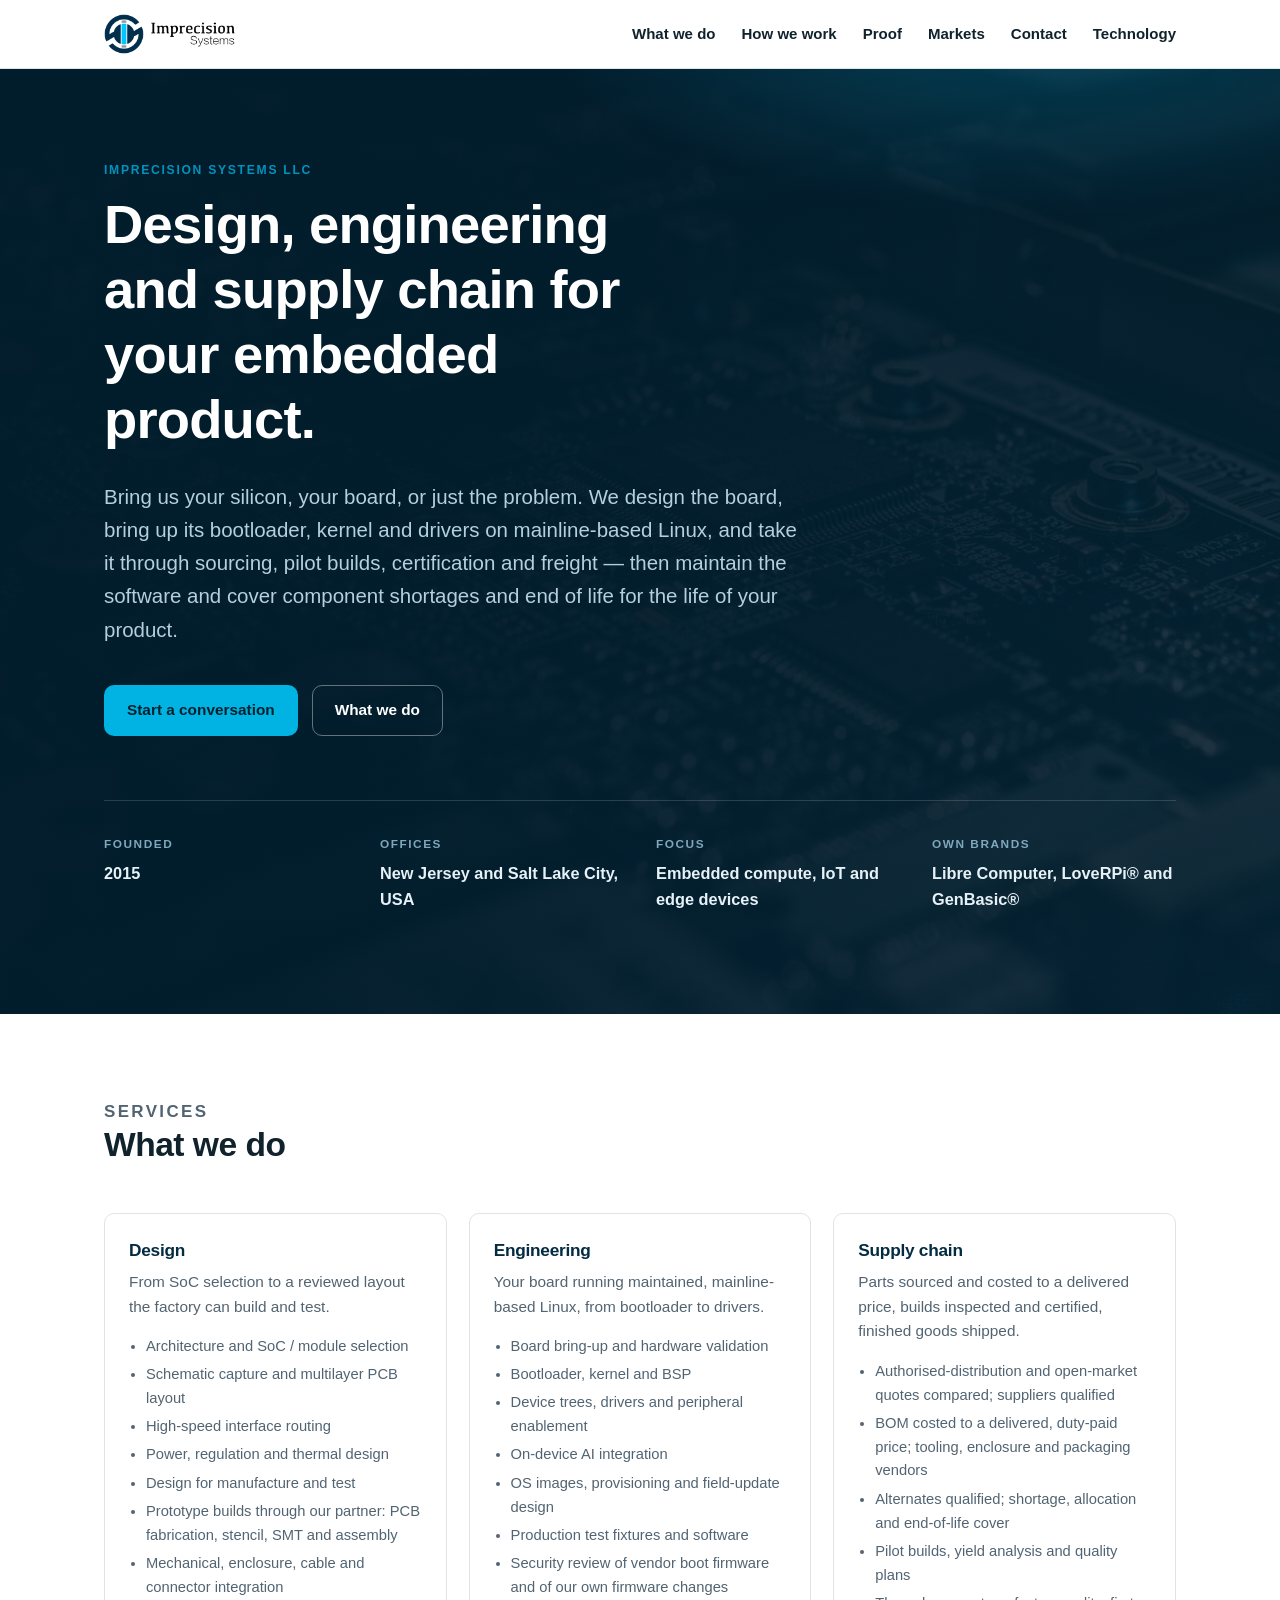
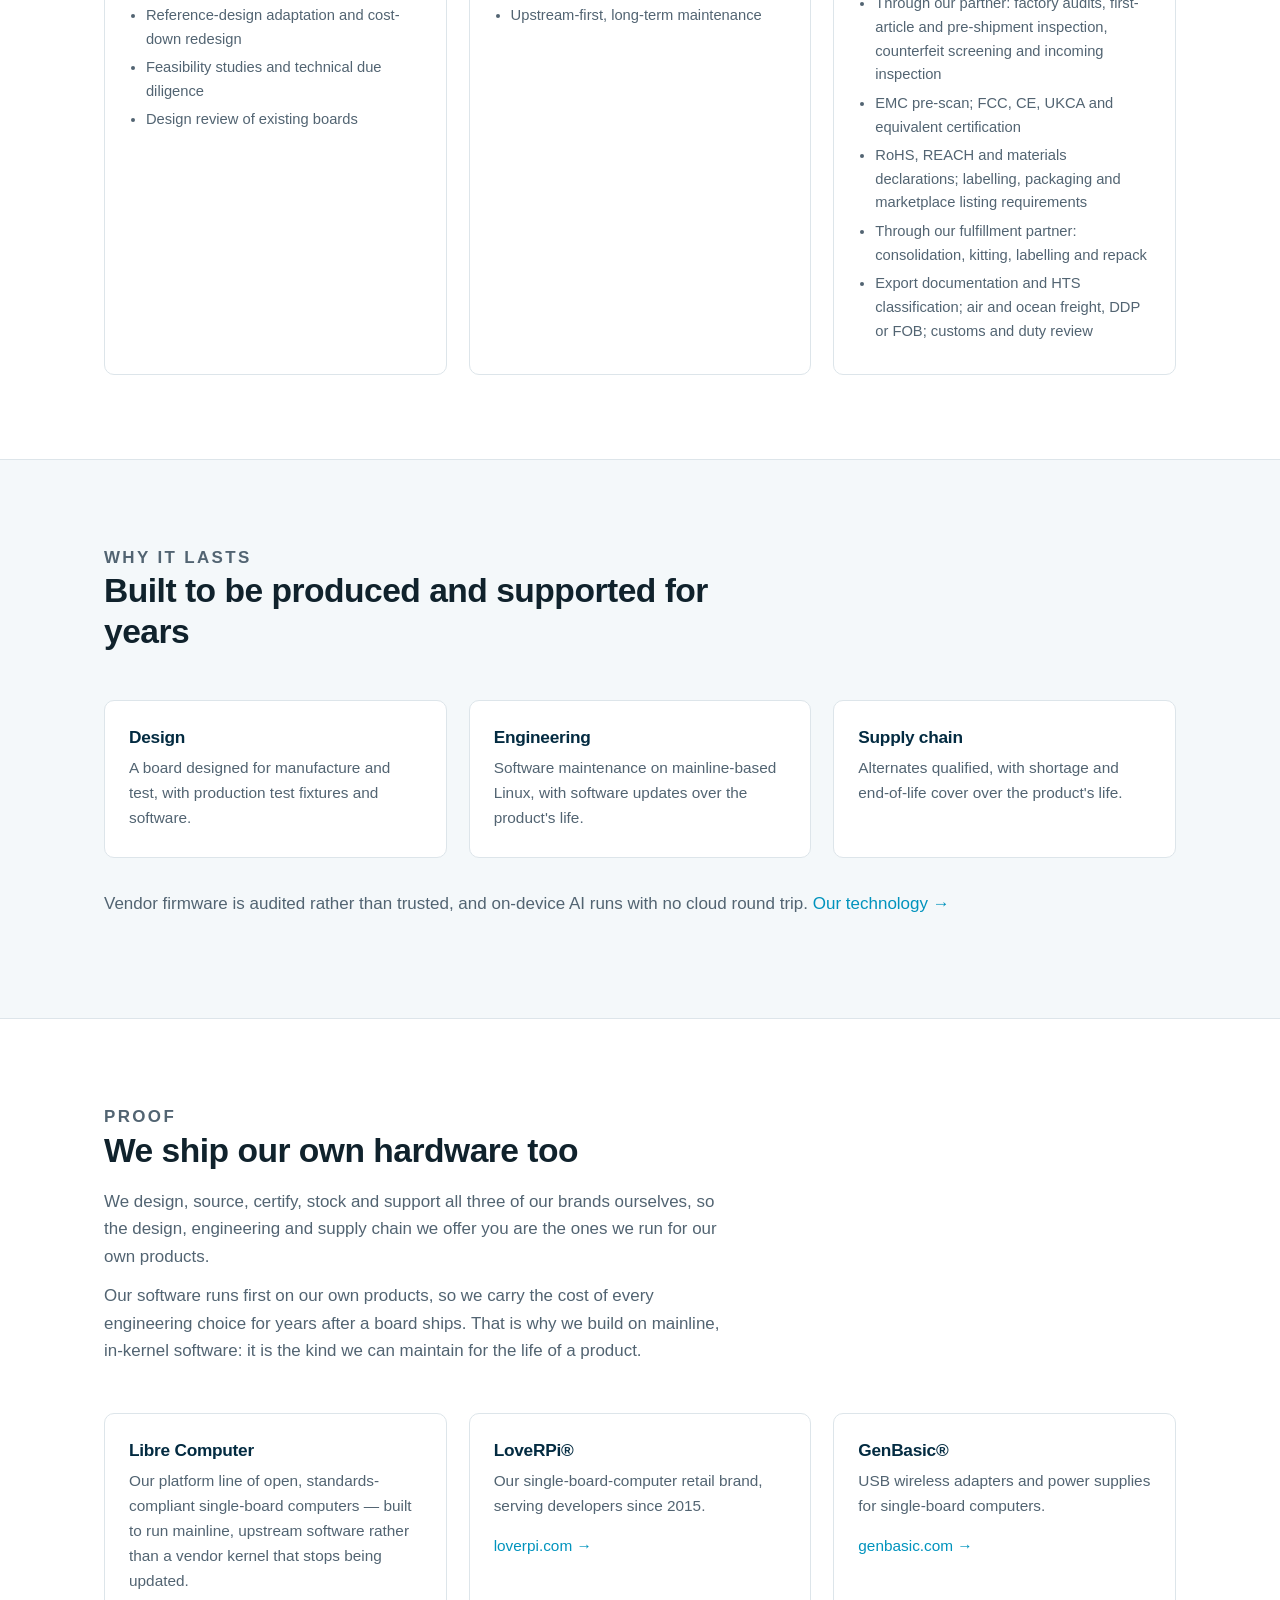
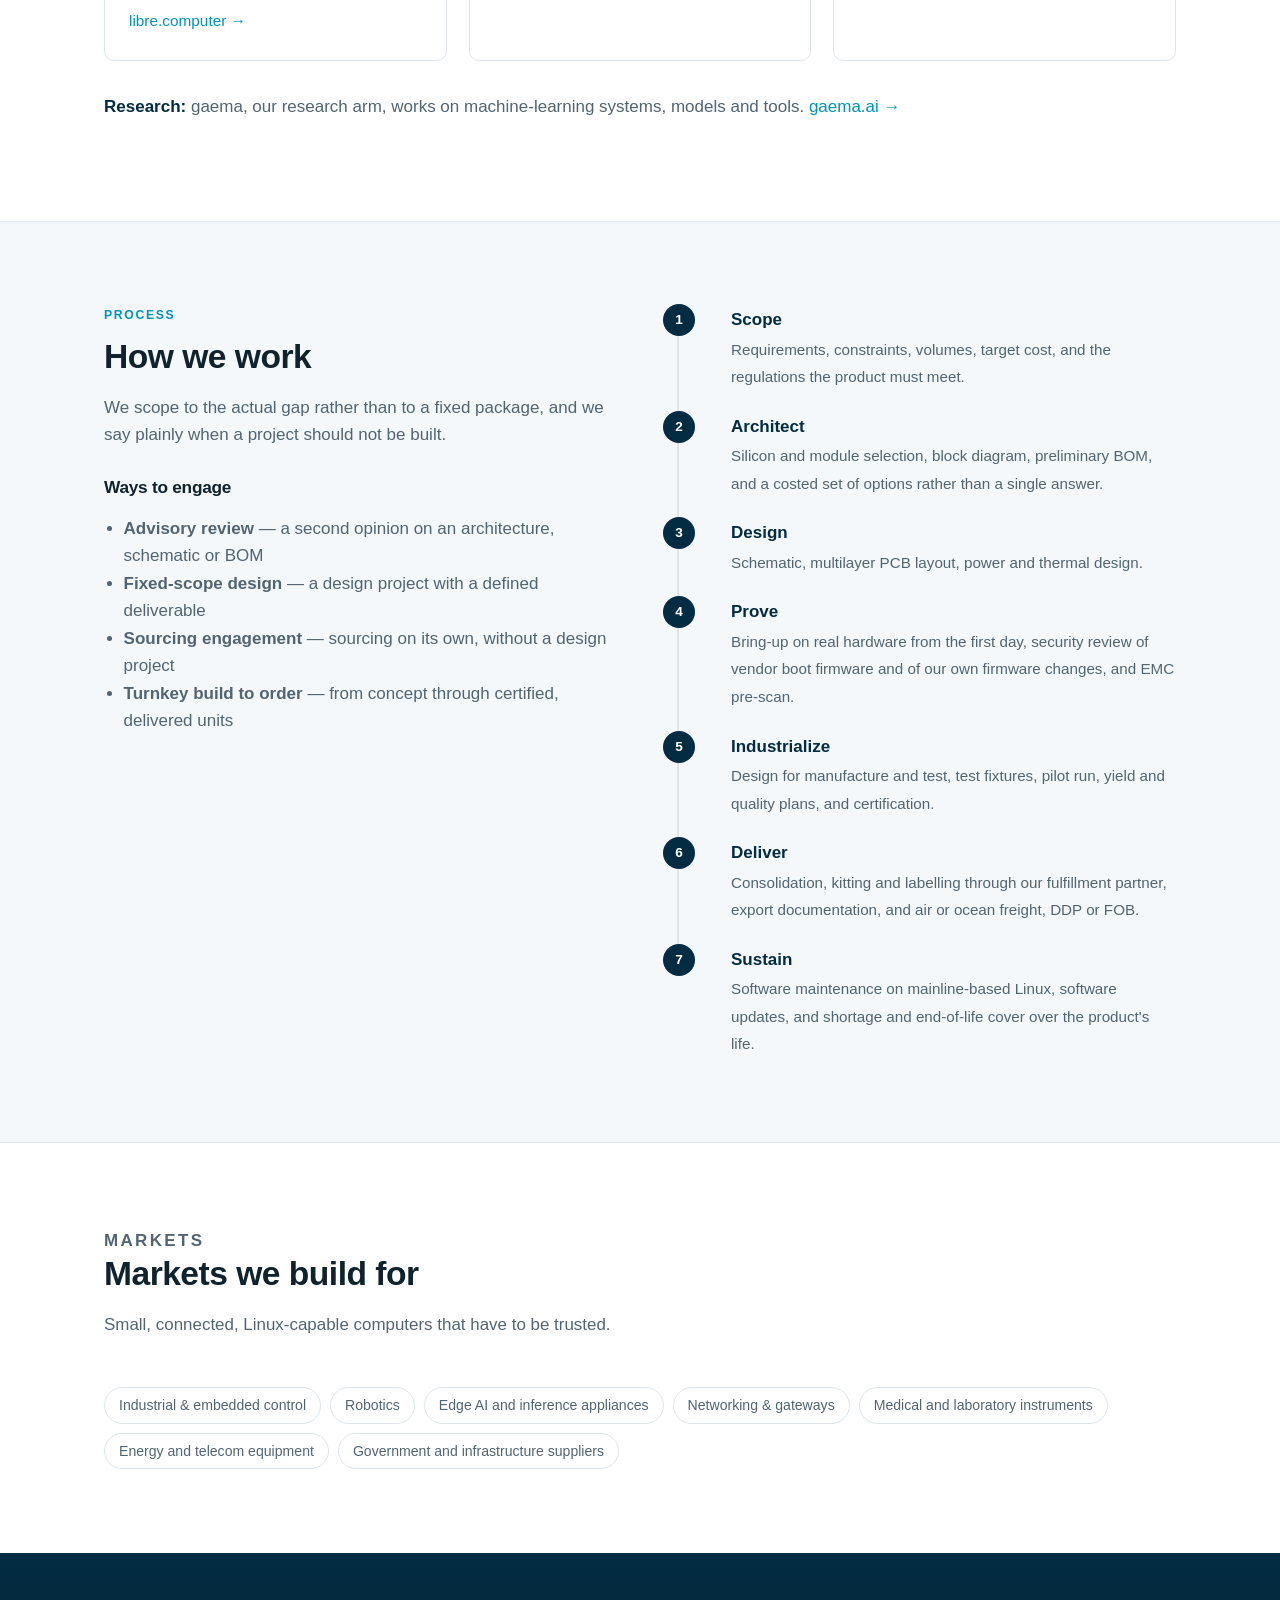
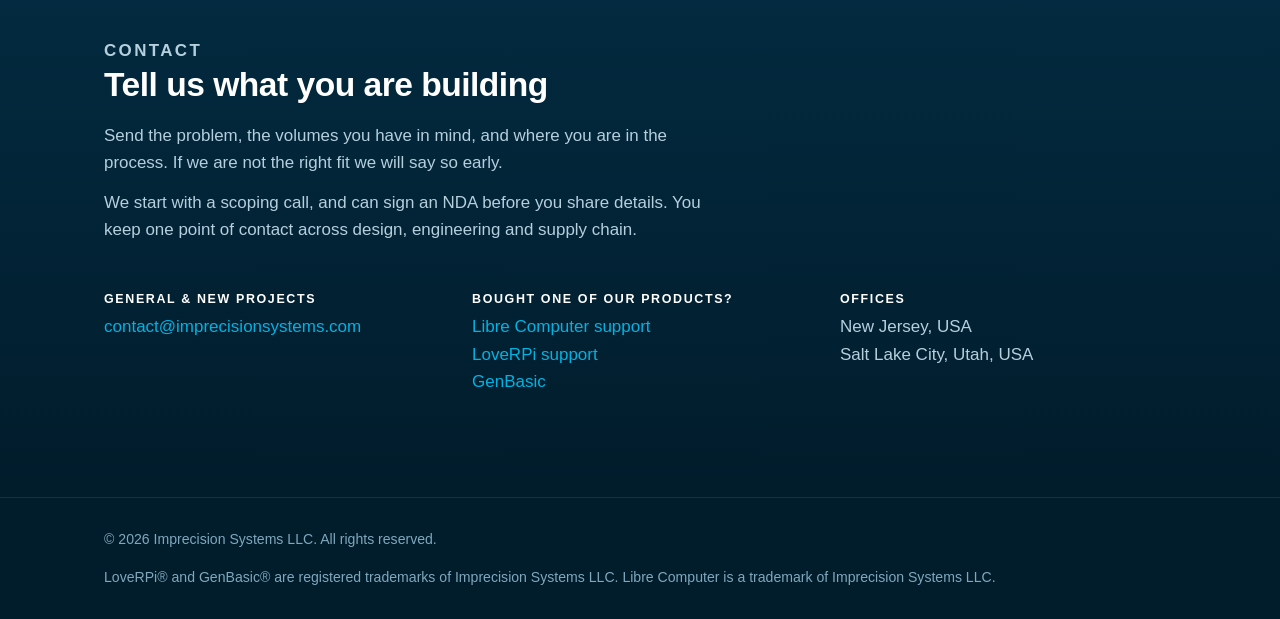
<file: index.html>
<!DOCTYPE html>
<html lang="en">
<head>
<meta charset="utf-8">
<meta name="viewport" content="width=device-width, initial-scale=1">
<title>Imprecision Systems — Embedded Design, Engineering and Supply Chain</title>
<meta name="description" content="Imprecision Systems LLC is a US embedded computing company: board design and PCB layout, embedded Linux bring-up, bootloader, kernel and BSP on mainline-based Linux, and component sourcing, manufacturing, certification and freight. Home of the Libre Computer, LoveRPi and GenBasic brands.">
<meta name="theme-color" content="#011c2b">
<link rel="canonical" href="https://imprecisionsystems.com/">
<link rel="icon" href="assets/mark.png">
<link rel="apple-touch-icon" href="assets/mark.png">
<link rel="stylesheet" href="assets/style.css">

<meta property="og:type" content="website">
<meta property="og:title" content="Imprecision Systems — Embedded Design, Engineering and Supply Chain">
<meta property="og:description" content="Board design, embedded Linux bring-up and BSP, component sourcing, manufacturing, certification and freight. US-based embedded computing.">
<meta property="og:url" content="https://imprecisionsystems.com/">
<meta property="og:image" content="https://imprecisionsystems.com/assets/img/hero-board.jpg">
<meta name="twitter:card" content="summary_large_image">

<script type="application/ld+json">
{
  "@context": "https://schema.org",
  "@type": "Organization",
  "name": "Imprecision Systems LLC",
  "url": "https://imprecisionsystems.com/",
  "logo": "https://imprecisionsystems.com/assets/logo.png",
  "foundingDate": "2015",
  "description": "Embedded computing: board design, embedded engineering, component sourcing, manufacturing, certification and logistics.",
  "address": [
    {
      "@type": "PostalAddress",
      "addressRegion": "NJ",
      "addressCountry": "US"
    },
    {
      "@type": "PostalAddress",
      "addressLocality": "Salt Lake City",
      "addressRegion": "UT",
      "addressCountry": "US"
    }
  ],
  "brand": [
    { "@type": "Brand", "name": "Libre Computer", "url": "https://libre.computer/" },
    { "@type": "Brand", "name": "LoveRPi", "url": "https://www.loverpi.com/" },
    { "@type": "Brand", "name": "GenBasic", "url": "https://genbasic.com/" }
  ],
  "department": {
    "@type": "Organization",
    "name": "gaema",
    "url": "https://gaema.ai/",
    "description": "Research arm: machine-learning systems, models and tools."
  }
}
</script>
</head>
<body>

<header class="site-header">
  <div class="wrap">
    <a class="brand" href="#top" aria-label="Imprecision Systems home">
      <img src="assets/logo.png" alt="Imprecision Systems">
    </a>
    <nav class="site-nav" aria-label="Primary">
      <a href="#services">What we do</a>
      <a class="nav-wide" href="#process">How we work</a>
      <a class="nav-wide" href="#brands">Proof</a>
      <a href="#markets">Markets</a>
      <a href="#contact">Contact</a>
      <a class="nav-wide" href="technology.html">Technology</a>
    </nav>
  </div>
</header>

<main id="top">

<!-- ---------------- hero ---------------- -->
<section class="hero">
  <div class="wrap">
    <p class="eyebrow">Imprecision Systems LLC</p>
    <h1>Design, engineering and supply chain for your embedded product.</h1>
    <p class="lede">
      Bring us your silicon, your board, or just the problem. We design the
      board, bring up its bootloader, kernel and drivers on mainline-based
      Linux, and take it through sourcing, pilot builds, certification and
      freight &mdash; then maintain the software and cover component
      shortages and end of life for the life of your product.
    </p>
    <div class="hero-actions">
      <a class="btn btn-primary" href="#contact">Start a conversation</a>
      <a class="btn btn-ghost" href="#services">What we do</a>
    </div>

    <dl class="hero-facts">
      <div>
        <dt>Founded</dt>
        <dd>2015</dd>
      </div>
      <div>
        <dt>Offices</dt>
        <dd>New Jersey and Salt Lake City, USA</dd>
      </div>
      <div>
        <dt>Focus</dt>
        <dd>Embedded compute, IoT and edge devices</dd>
      </div>
      <div>
        <dt>Own brands</dt>
        <dd>Libre Computer, LoveRPi&reg; and GenBasic&reg;</dd>
      </div>
    </dl>
  </div>
</section>

<!-- ---------------- services ---------------- -->
<section id="services">
  <div class="wrap">
    <div class="section-head">
      <p class="eyebrow">Services</p>
      <h2>What we do</h2>
    </div>

    <div class="brand-row">

      <article class="brand-card">
        <h3>Design</h3>
        <p>From SoC selection to a reviewed layout the factory can build and test.</p>
        <ul>
          <li>Architecture and SoC / module selection</li>
          <li>Schematic capture and multilayer PCB layout</li>
          <li>High-speed interface routing</li>
          <li>Power, regulation and thermal design</li>
          <li>Design for manufacture and test</li>
          <li>Prototype builds through our partner: PCB fabrication, stencil, SMT and assembly</li>
          <li>Mechanical, enclosure, cable and connector integration</li>
          <li>Reference-design adaptation and cost-down redesign</li>
          <li>Feasibility studies and technical due diligence</li>
          <li>Design review of existing boards</li>
        </ul>
      </article>

      <article class="brand-card">
        <h3>Engineering</h3>
        <p>Your board running maintained, mainline-based Linux, from bootloader to drivers.</p>
        <ul>
          <li>Board bring-up and hardware validation</li>
          <li>Bootloader, kernel and BSP</li>
          <li>Device trees, drivers and peripheral enablement</li>
          <li>On-device AI integration</li>
          <li>OS images, provisioning and field-update design</li>
          <li>Production test fixtures and software</li>
          <li>Security review of vendor boot firmware and of our own firmware changes</li>
          <li>Upstream-first, long-term maintenance</li>
        </ul>
      </article>

      <article class="brand-card">
        <h3>Supply chain</h3>
        <p>Parts sourced and costed to a delivered price, builds inspected and certified, finished goods shipped.</p>
        <ul>
          <li>Authorised-distribution and open-market quotes compared; suppliers qualified</li>
          <li>BOM costed to a delivered, duty-paid price; tooling, enclosure and packaging vendors</li>
          <li>Alternates qualified; shortage, allocation and end-of-life cover</li>
          <li>Pilot builds, yield analysis and quality plans</li>
          <li>Through our partner: factory audits, first-article and pre-shipment inspection, counterfeit screening and incoming inspection</li>
          <li>EMC pre-scan; FCC, CE, UKCA and equivalent certification</li>
          <li>RoHS, REACH and materials declarations; labelling, packaging and marketplace listing requirements</li>
          <li>Through our fulfillment partner: consolidation, kitting, labelling and repack</li>
          <li>Export documentation and HTS classification; air and ocean freight, DDP or FOB; customs and duty review</li>
        </ul>
      </article>

    </div>
  </div>
</section>

<!-- ---------------- why it lasts ---------------- -->
<section id="why" class="alt">
  <div class="wrap">
    <div class="section-head">
      <p class="eyebrow">Why it lasts</p>
      <h2>Built to be produced and supported for years</h2>
    </div>

    <div class="brand-row">
      <article class="brand-card">
        <h3>Design</h3>
        <p>A board designed for manufacture and test, with production test fixtures and software.</p>
      </article>
      <article class="brand-card">
        <h3>Engineering</h3>
        <p>Software maintenance on mainline-based Linux, with software updates over the product's life.</p>
      </article>
      <article class="brand-card">
        <h3>Supply chain</h3>
        <p>Alternates qualified, with shortage and end-of-life cover over the product's life.</p>
      </article>
    </div>

    <p style="margin-top:32px;color:var(--ink-muted)">
      Vendor firmware is audited rather than trusted, and on-device AI runs
      with no cloud round trip.
      <a href="technology.html">Our technology &rarr;</a>
    </p>
  </div>
</section>

<!-- ---------------- brands ---------------- -->
<section id="brands">
  <div class="wrap">
    <div class="section-head">
      <p class="eyebrow">Proof</p>
      <h2>We ship our own hardware too</h2>
      <p>
        We design, source, certify, stock and support all three of our brands
        ourselves, so the design, engineering and supply chain we offer you
        are the ones we run for our own products.
      </p>
      <p style="margin-top:12px">
        Our software runs first on our own products, so we carry the cost of
        every engineering choice for years after a board ships. That is why we
        build on mainline, in-kernel software: it is the kind we can maintain
        for the life of a product.
      </p>
    </div>

    <div class="brand-row">
      <article class="brand-card">
        <h3>Libre Computer</h3>
        <p>
          Our platform line of open, standards-compliant single-board
          computers &mdash; built to run mainline, upstream software rather
          than a vendor kernel that stops being updated.
        </p>
        <p><a href="https://libre.computer/" rel="noopener">libre.computer &rarr;</a></p>
      </article>

      <article class="brand-card">
        <h3>LoveRPi&reg;</h3>
        <p>
          Our single-board-computer retail brand, serving developers since
          2015.
        </p>
        <p><a href="https://www.loverpi.com/" rel="noopener">loverpi.com &rarr;</a></p>
      </article>

      <article class="brand-card">
        <h3>GenBasic&reg;</h3>
        <p>
          USB wireless adapters and power supplies for single-board computers.
        </p>
        <p><a href="https://genbasic.com/" rel="noopener">genbasic.com &rarr;</a></p>
      </article>
    </div>

    <p style="margin-top:32px;color:var(--ink-muted)">
      <strong style="color:var(--navy-800)">Research:</strong> gaema, our
      research arm, works on machine-learning systems, models and tools.
      <a href="https://gaema.ai/" rel="noopener">gaema.ai &rarr;</a>
    </p>
  </div>
</section>

<!-- ---------------- how we work ---------------- -->
<section id="process" class="alt">
  <div class="wrap">
    <div class="split">
      <div>
        <p class="eyebrow">Process</p>
        <h2>How we work</h2>
        <p style="color:var(--ink-muted)">
          We scope to the actual gap rather than to a fixed package, and we
          say plainly when a project should not be built.
        </p>
        <h3 style="margin-top:28px">Ways to engage</h3>
        <ul style="color:var(--ink-muted);padding-left:1.15em">
          <li><strong>Advisory review</strong> &mdash; a second opinion on an architecture, schematic or BOM</li>
          <li><strong>Fixed-scope design</strong> &mdash; a design project with a defined deliverable</li>
          <li><strong>Sourcing engagement</strong> &mdash; sourcing on its own, without a design project</li>
          <li><strong>Turnkey build to order</strong> &mdash; from concept through certified, delivered units</li>
        </ul>
      </div>

      <ol class="steps">
        <li>
          <strong>Scope</strong>
          <span>Requirements, constraints, volumes, target cost, and the
          regulations the product must meet.</span>
        </li>
        <li>
          <strong>Architect</strong>
          <span>Silicon and module selection, block diagram, preliminary BOM,
          and a costed set of options rather than a single answer.</span>
        </li>
        <li>
          <strong>Design</strong>
          <span>Schematic, multilayer PCB layout, power and thermal design.</span>
        </li>
        <li>
          <strong>Prove</strong>
          <span>Bring-up on real hardware from the first day, security review
          of vendor boot firmware and of our own firmware changes, and EMC
          pre-scan.</span>
        </li>
        <li>
          <strong>Industrialize</strong>
          <span>Design for manufacture and test, test fixtures, pilot run,
          yield and quality plans, and certification.</span>
        </li>
        <li>
          <strong>Deliver</strong>
          <span>Consolidation, kitting and labelling through our fulfillment
          partner, export documentation, and air or ocean freight, DDP or
          FOB.</span>
        </li>
        <li>
          <strong>Sustain</strong>
          <span>Software maintenance on mainline-based Linux, software
          updates, and shortage and end-of-life cover over the product's
          life.</span>
        </li>
      </ol>
    </div>
  </div>
</section>

<!-- ---------------- markets ---------------- -->
<section id="markets">
  <div class="wrap">
    <div class="section-head">
      <p class="eyebrow">Markets</p>
      <h2>Markets we build for</h2>
      <p>
        Small, connected, Linux-capable computers that have to be trusted.
      </p>
    </div>
    <ul class="tags">
      <li>Industrial &amp; embedded control</li>
      <li>Robotics</li>
      <li>Edge AI and inference appliances</li>
      <li>Networking &amp; gateways</li>
      <li>Medical and laboratory instruments</li>
      <li>Energy and telecom equipment</li>
      <li>Government and infrastructure suppliers</li>
    </ul>
  </div>
</section>

<!-- ---------------- contact ---------------- -->
<section id="contact" class="contact">
  <div class="wrap">
    <div class="section-head">
      <p class="eyebrow">Contact</p>
      <h2>Tell us what you are building</h2>
      <p>
        Send the problem, the volumes you have in mind, and where you are in
        the process. If we are not the right fit we will say so early.
      </p>
      <p style="margin-top:12px">
        We start with a scoping call, and can sign an NDA before you share
        details. You keep one point of contact across design, engineering and
        supply chain.
      </p>
    </div>

    <div class="contact-grid">
      <div>
        <h3>General &amp; new projects</h3>
        <p><a href="mailto:contact@imprecisionsystems.com">contact@imprecisionsystems.com</a></p>
      </div>
      <div>
        <h3>Bought one of our products?</h3>
        <p>
          <a href="https://hub.libre.computer/" rel="noopener">Libre Computer support</a><br>
          <a href="https://www.loverpi.com/pages/contact-us" rel="noopener">LoveRPi support</a><br>
          <a href="https://genbasic.com/" rel="noopener">GenBasic</a>
        </p>
      </div>
      <div>
        <h3>Offices</h3>
        <address>
          New Jersey, USA<br>
          Salt Lake City, Utah, USA
        </address>
      </div>
    </div>
  </div>
</section>

</main>

<footer class="site-footer">
  <div class="wrap">
    <span>&copy; <span id="year">2026</span> Imprecision Systems LLC. All rights reserved.</span>
    <span>LoveRPi&reg; and GenBasic&reg; are registered trademarks of Imprecision Systems LLC. Libre Computer is a trademark of Imprecision Systems LLC.</span>
  </div>
</footer>

<script>
  document.getElementById('year').textContent = new Date().getFullYear();
</script>

</body>
</html>
</file>
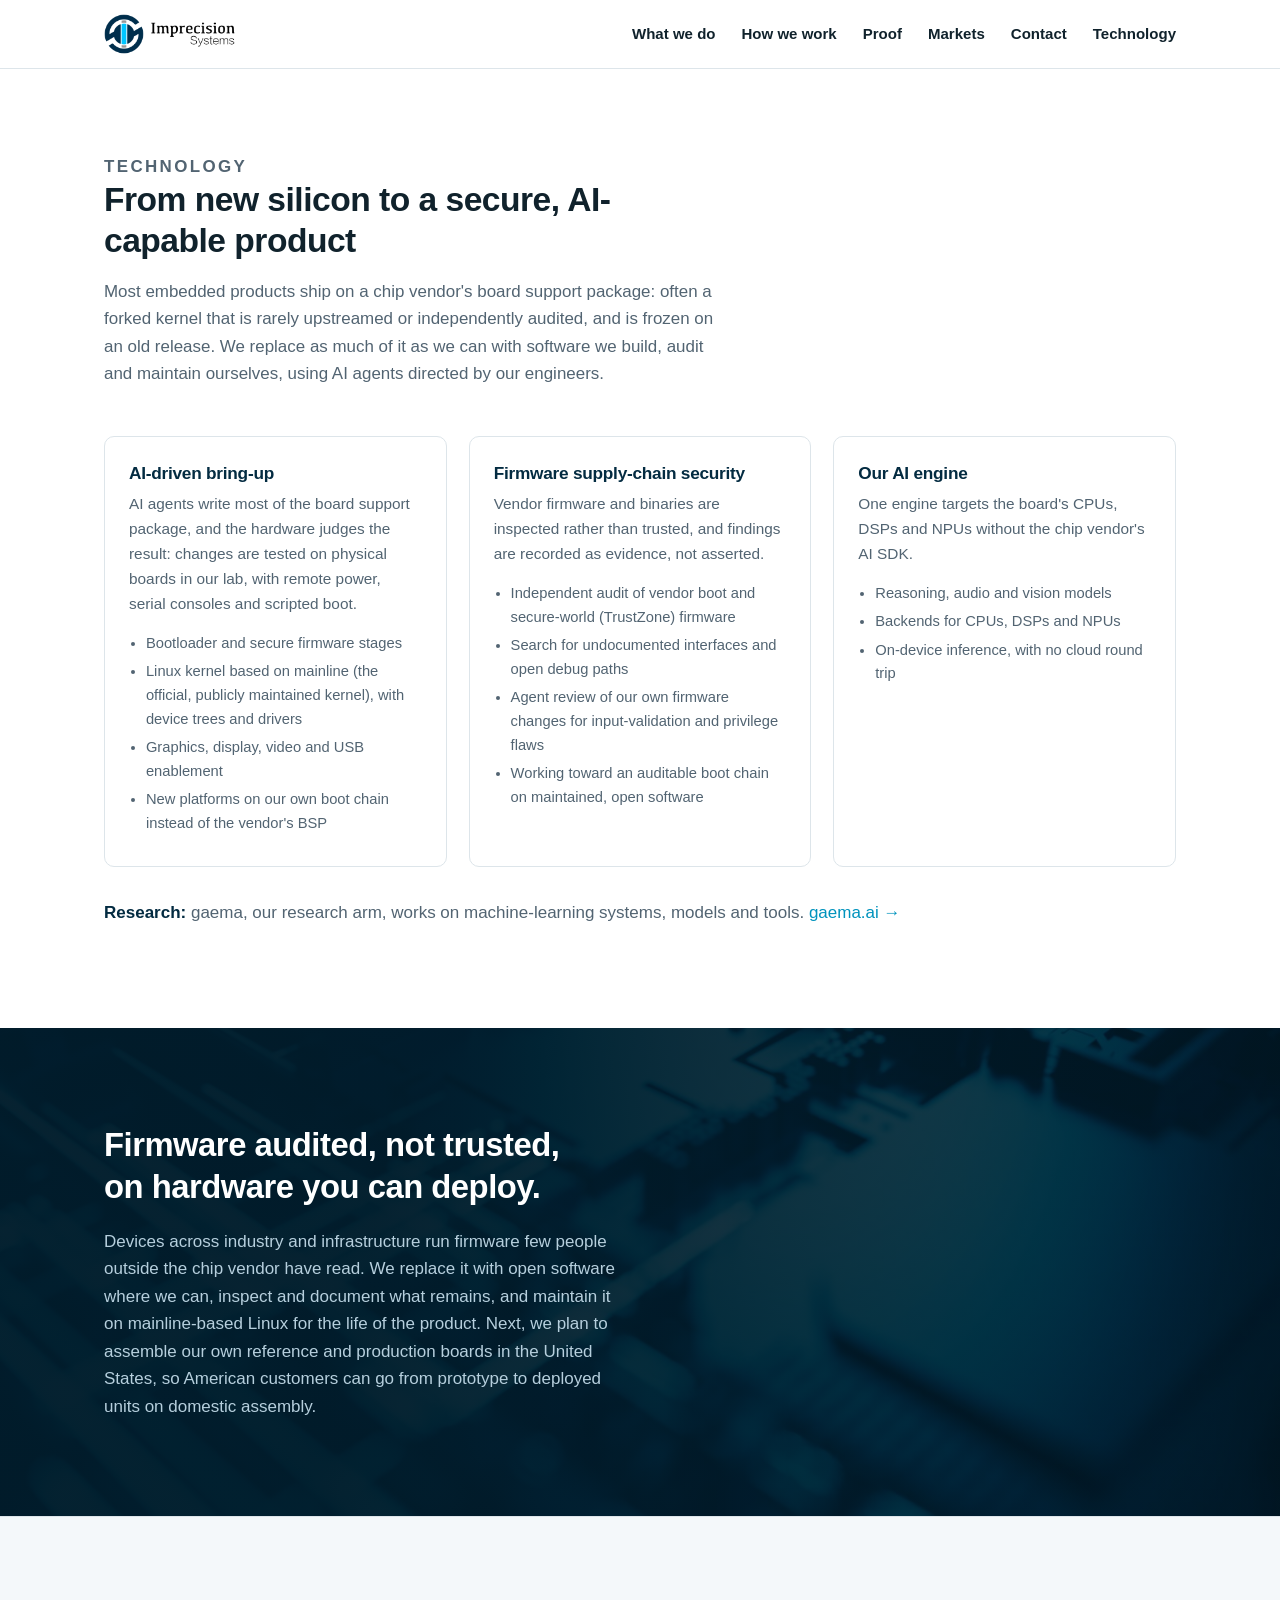
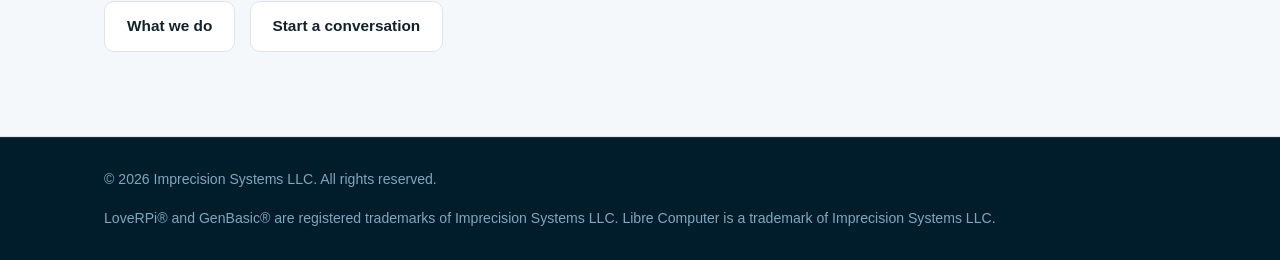
<file: technology.html>
<!DOCTYPE html>
<html lang="en">
<head>
<meta charset="utf-8">
<meta name="viewport" content="width=device-width, initial-scale=1">
<title>Technology — Imprecision Systems</title>
<meta name="description" content="How Imprecision Systems delivers embedded engineering: AI agents directed by our engineers bring up new boards, vendor firmware is audited rather than trusted, and our AI engine runs reasoning, audio and vision models on the board's own processors.">
<meta name="theme-color" content="#011c2b">
<link rel="canonical" href="https://imprecisionsystems.com/technology.html">
<link rel="icon" href="assets/mark.png">
<link rel="apple-touch-icon" href="assets/mark.png">
<link rel="stylesheet" href="assets/style.css">

<meta property="og:type" content="website">
<meta property="og:title" content="Technology — Imprecision Systems">
<meta property="og:description" content="AI-driven board bring-up, audited firmware, and an on-device AI engine for reasoning, audio and vision.">
<meta property="og:url" content="https://imprecisionsystems.com/technology.html">
<meta property="og:image" content="https://imprecisionsystems.com/assets/img/hero-board.jpg">
<meta name="twitter:card" content="summary_large_image">
</head>
<body>

<header class="site-header">
  <div class="wrap">
    <a class="brand" href="index.html" aria-label="Imprecision Systems home">
      <img src="assets/logo.png" alt="Imprecision Systems">
    </a>
    <nav class="site-nav" aria-label="Primary">
      <a href="index.html#services">What we do</a>
      <a class="nav-wide" href="index.html#process">How we work</a>
      <a class="nav-wide" href="index.html#brands">Proof</a>
      <a href="index.html#markets">Markets</a>
      <a href="index.html#contact">Contact</a>
      <a class="nav-wide" href="technology.html" aria-current="page">Technology</a>
    </nav>
  </div>
</header>

<main id="top">

<!-- ---------------- technology ---------------- -->
<section id="technology">
  <div class="wrap">
    <div class="section-head">
      <p class="eyebrow">Technology</p>
      <h2>From new silicon to a secure, AI-capable product</h2>
      <p>
        Most embedded products ship on a chip vendor's board support package:
        often a forked kernel that is rarely upstreamed or independently
        audited, and is frozen on an old release. We replace as much of it as
        we can with software we build, audit and maintain ourselves, using AI
        agents directed by our engineers.
      </p>
    </div>

    <div class="brand-row">

      <article class="brand-card">
        <h3>AI-driven bring-up</h3>
        <p>
          AI agents write most of the board support package, and the hardware judges
          the result: changes are tested on physical boards in our lab, with
          remote power, serial consoles and scripted boot.
        </p>
        <ul>
          <li>Bootloader and secure firmware stages</li>
          <li>Linux kernel based on mainline (the official, publicly maintained kernel), with device trees and drivers</li>
          <li>Graphics, display, video and USB enablement</li>
          <li>New platforms on our own boot chain instead of the vendor's BSP</li>
        </ul>
      </article>

      <article class="brand-card">
        <h3>Firmware supply-chain security</h3>
        <p>
          Vendor firmware and binaries are inspected rather than trusted, and
          findings are recorded as evidence, not asserted.
        </p>
        <ul>
          <li>Independent audit of vendor boot and secure-world (TrustZone) firmware</li>
          <li>Search for undocumented interfaces and open debug paths</li>
          <li>Agent review of our own firmware changes for input-validation and privilege flaws</li>
          <li>Working toward an auditable boot chain on maintained, open software</li>
        </ul>
      </article>

      <article class="brand-card">
        <h3>Our AI engine</h3>
        <p>
          One engine targets the board's CPUs, DSPs and NPUs without the chip
          vendor's AI SDK.
        </p>
        <ul>
          <li>Reasoning, audio and vision models</li>
          <li>Backends for CPUs, DSPs and NPUs</li>
          <li>On-device inference, with no cloud round trip</li>
        </ul>
      </article>

    </div>

    <p style="margin-top:32px;color:var(--ink-muted)">
      <strong style="color:var(--navy-800)">Research:</strong> gaema, our
      research arm, works on machine-learning systems, models and tools.
      <a href="https://gaema.ai/" rel="noopener">gaema.ai &rarr;</a>
    </p>
  </div>
</section>

<!-- ---------------- statement band ---------------- -->
<section class="band">
  <div class="wrap">
    <blockquote>Firmware audited, not trusted, on hardware you can deploy.</blockquote>
    <p class="band-note">
      Devices across industry and infrastructure run firmware few people
      outside the chip vendor have read. We replace it with open software
      where we can, inspect and document what remains, and maintain it on mainline-based
      Linux for the life of the product. Next, we plan to assemble our own reference and production
      boards in the United States, so American customers can go from
      prototype to deployed units on domestic assembly.
    </p>
  </div>
</section>

<!-- ---------------- next ---------------- -->
<section class="alt">
  <div class="wrap">
    <p style="margin:0">
      <a class="btn btn-outline" href="index.html#services">What we do</a>
      &nbsp;
      <a class="btn btn-outline" href="index.html#contact">Start a conversation</a>
    </p>
  </div>
</section>

</main>

<footer class="site-footer">
  <div class="wrap">
    <span>&copy; <span id="year">2026</span> Imprecision Systems LLC. All rights reserved.</span>
    <span>LoveRPi&reg; and GenBasic&reg; are registered trademarks of Imprecision Systems LLC. Libre Computer is a trademark of Imprecision Systems LLC.</span>
  </div>
</footer>

<script>
  document.getElementById('year').textContent = new Date().getFullYear();
</script>

</body>
</html>
</file>
<file: assets/style.css>
/* Imprecision Systems LLC — site styles */

:root {
  --navy-900: #011c2b;
  --navy-800: #032b41;
  --navy-700: #06405d;
  --cyan-500: #00b3e3;
  --cyan-600: #0093bd;
  --ink: #10222c;
  --ink-muted: #526472;
  --rule: #dde5ea;
  --bg: #ffffff;
  --bg-alt: #f4f8fa;
  --bg-deep: var(--navy-900);
  --radius: 10px;
  --maxw: 1120px;
  --font: -apple-system, BlinkMacSystemFont, "Segoe UI", Roboto, "Helvetica Neue",
    Arial, "Noto Sans", sans-serif;
}

*, *::before, *::after { box-sizing: border-box; }

html { scroll-behavior: smooth; }

body {
  margin: 0;
  font-family: var(--font);
  font-size: 17px;
  line-height: 1.62;
  color: var(--ink);
  background: var(--bg);
  -webkit-font-smoothing: antialiased;
}

img { max-width: 100%; height: auto; }

a { color: var(--cyan-600); text-decoration: none; }
a:hover { text-decoration: underline; }

h1, h2, h3 { line-height: 1.2; letter-spacing: -0.015em; margin: 0 0 0.5em; }
h1 { font-size: clamp(2.1rem, 5.2vw, 3.4rem); font-weight: 700; }
h2 { font-size: clamp(1.5rem, 3.2vw, 2.1rem); font-weight: 700; }
h3 { font-size: 1.08rem; font-weight: 650; }
p { margin: 0 0 1em; }

.wrap { max-width: var(--maxw); margin: 0 auto; padding: 0 24px; }

.eyebrow {
  text-transform: uppercase;
  letter-spacing: 0.14em;
  font-size: 0.76rem;
  font-weight: 700;
  color: var(--cyan-600);
  margin: 0 0 0.9em;
}

/* ---------- header ---------- */

.site-header {
  position: sticky;
  top: 0;
  z-index: 20;
  background: rgba(255, 255, 255, 0.94);
  backdrop-filter: saturate(180%) blur(8px);
  border-bottom: 1px solid var(--rule);
}

.site-header .wrap {
  display: flex;
  align-items: center;
  justify-content: space-between;
  gap: 24px;
  min-height: 68px;
}

.brand img { height: 40px; width: auto; display: block; }

.site-nav { display: flex; gap: 26px; align-items: center; flex-wrap: wrap; }
.site-nav a {
  color: var(--ink);
  font-size: 0.94rem;
  font-weight: 550;
}
.site-nav a:hover { color: var(--cyan-600); text-decoration: none; }

/* ---------- buttons ---------- */

.btn {
  display: inline-block;
  padding: 12px 22px;
  border-radius: var(--radius);
  font-weight: 650;
  font-size: 0.96rem;
  border: 1px solid transparent;
  transition: background 0.15s ease, color 0.15s ease, border-color 0.15s ease;
}
.btn:hover { text-decoration: none; }
.btn-primary { background: var(--cyan-500); color: #00222e; }
.btn-primary:hover { background: var(--cyan-600); color: #fff; }
.btn-ghost { border-color: rgba(255, 255, 255, 0.38); color: #fff; }
.btn-ghost:hover { border-color: #fff; background: rgba(255, 255, 255, 0.1); }
.btn-outline { border-color: var(--rule); color: var(--ink); background: #fff; }
.btn-outline:hover { border-color: var(--cyan-500); color: var(--cyan-600); }

/* ---------- hero ---------- */

.hero {
  position: relative;
  isolation: isolate;
  background: linear-gradient(180deg, var(--navy-900), var(--navy-800));
  color: #eaf3f8;
  padding: 92px 0 84px;
  overflow: hidden;
}

/* photograph, then the tint that keeps the type readable over it */
.hero::before,
.hero::after {
  content: "";
  position: absolute;
  inset: 0;
  z-index: -1;
}
.hero::before {
  background: url("img/hero-board.jpg") center / cover no-repeat;
  opacity: 0.34;
}
.hero::after {
  background:
    radial-gradient(900px 420px at 82% -12%, rgba(0, 179, 227, 0.3), transparent 62%),
    linear-gradient(105deg, rgba(1, 28, 43, 0.95) 34%, rgba(1, 28, 43, 0.62) 100%);
}
.hero h1 { color: #fff; max-width: 20ch; }
.hero .lede {
  font-size: clamp(1.05rem, 2.1vw, 1.28rem);
  color: #b6cfdd;
  max-width: 62ch;
  margin-bottom: 1.9em;
}
.hero-actions { display: flex; gap: 14px; flex-wrap: wrap; }

.hero-facts {
  display: grid;
  grid-template-columns: repeat(auto-fit, minmax(180px, 1fr));
  gap: 20px 32px;
  margin-top: 64px;
  padding-top: 34px;
  border-top: 1px solid rgba(255, 255, 255, 0.15);
}
.hero-facts dt {
  font-size: 0.74rem;
  text-transform: uppercase;
  letter-spacing: 0.13em;
  color: #7fa8bd;
  font-weight: 700;
  margin-bottom: 6px;
}
.hero-facts dd { margin: 0; font-size: 1.02rem; color: #e6f2f8; font-weight: 550; }

/* ---------- sections ---------- */

section { padding: 84px 0; }

/* the header is sticky, so an anchored section must clear it */
section[id] { scroll-margin-top: 76px; }
section.alt { background: var(--bg-alt); border-block: 1px solid var(--rule); }
.section-head { max-width: 66ch; margin-bottom: 48px; }
.section-head p { color: var(--ink-muted); font-size: 1.06rem; margin-bottom: 0; }

/* ---------- full-bleed statement band ---------- */

.band {
  position: relative;
  isolation: isolate;
  padding: 96px 0;
  color: #eaf3f8;
  background: var(--navy-900);
  overflow: hidden;
  border-block: none;
}
.band::before,
.band::after {
  content: "";
  position: absolute;
  inset: 0;
  z-index: -1;
}
.band::before {
  background: url("img/band-circuit.jpg") center / cover no-repeat;
  opacity: 0.55;
}
.band::after {
  background: linear-gradient(100deg, rgba(1, 28, 43, 0.94) 30%, rgba(1, 28, 43, 0.55) 100%);
}
.band blockquote {
  margin: 0;
  max-width: 26ch;
  font-size: clamp(1.4rem, 3.1vw, 2.05rem);
  line-height: 1.28;
  font-weight: 650;
  letter-spacing: -0.015em;
  color: #fff;
}
.band .band-note {
  margin: 20px 0 0;
  max-width: 56ch;
  color: #b6cfdd;
}

/* ---------- engagement / two-col ---------- */

.split {
  display: grid;
  grid-template-columns: repeat(auto-fit, minmax(min(100%, 300px), 1fr));
  gap: 44px;
  align-items: start;
}

.steps { list-style: none; margin: 0; padding: 0; counter-reset: step; }
.steps li {
  counter-increment: step;
  position: relative;
  padding: 0 0 22px 52px;
  border-left: 2px solid var(--rule);
  margin-left: 15px;
}
.steps li:last-child { border-left-color: transparent; padding-bottom: 0; }
.steps li::before {
  content: counter(step);
  position: absolute;
  left: -16px;
  top: -2px;
  width: 32px;
  height: 32px;
  border-radius: 50%;
  background: var(--navy-800);
  color: #fff;
  font-size: 0.85rem;
  font-weight: 700;
  display: grid;
  place-items: center;
}
.steps strong { display: block; color: var(--navy-800); margin-bottom: 2px; }
.steps span { color: var(--ink-muted); font-size: 0.95rem; }

.tags { display: flex; flex-wrap: wrap; gap: 9px; padding: 0; margin: 0; list-style: none; }
.tags li {
  border: 1px solid var(--rule);
  background: #fff;
  border-radius: 999px;
  padding: 6px 14px;
  font-size: 0.88rem;
  color: var(--ink-muted);
}

/* ---------- brands ---------- */

.brand-row {
  display: grid;
  grid-template-columns: repeat(auto-fit, minmax(min(100%, 280px), 1fr));
  gap: 22px;
}
.brand-card {
  border: 1px solid var(--rule);
  border-radius: var(--radius);
  padding: 26px 24px;
  background: #fff;
}
.brand-card h3 { color: var(--navy-800); }
.brand-card p { color: var(--ink-muted); font-size: 0.96rem; }
.brand-card p:last-child { margin-bottom: 0; }
.brand-card ul {
  margin: 0;
  padding-left: 1.15em;
  color: var(--ink-muted);
  font-size: 0.92rem;
}
.brand-card li { margin-bottom: 0.3em; }

/* ---------- contact ---------- */

.contact {
  background: linear-gradient(180deg, var(--navy-800), var(--navy-900));
  color: #eaf3f8;
}
.contact h2 { color: #fff; }
.contact p { color: #b6cfdd; }
.contact .section-head p { color: #b6cfdd; }
.contact-grid {
  display: grid;
  grid-template-columns: repeat(auto-fit, minmax(min(100%, 240px), 1fr));
  gap: 32px;
  margin-top: 8px;
}
.contact-grid h3 { color: #fff; font-size: 0.78rem; text-transform: uppercase; letter-spacing: 0.13em; }
.contact-grid a { color: var(--cyan-500); }
.contact-grid address { font-style: normal; color: #b6cfdd; }

/* ---------- footer ---------- */

.site-footer {
  background: var(--navy-900);
  color: #7fa8bd;
  padding: 30px 0;
  font-size: 0.88rem;
  border-top: 1px solid rgba(255, 255, 255, 0.09);
}
.site-footer .wrap {
  display: flex;
  justify-content: space-between;
  gap: 16px;
  flex-wrap: wrap;
}
.site-footer a { color: #9fc4d6; }

/* ---------- 404 ---------- */

.notfound {
  min-height: 62vh;
  display: grid;
  place-items: center;
  text-align: center;
  padding: 80px 24px;
}

/* ---------- responsive ---------- */

@media (max-width: 720px) {
  .wrap { padding: 0 20px; }
  .site-header .wrap { min-height: 60px; flex-wrap: wrap; padding-block: 10px; }
  /* Drop the secondary items (process, brands, technology) so the nav is one
     row on a phone. The sections stay reachable by scrolling, and technology
     through the link under "Why it lasts"; only the shortcut goes. */
  .site-nav .nav-wide { display: none; }
  /* Must be `.site-nav a`, not `.site-nav`: the base rule is `.site-nav a`
     (0,1,1) and outranks a bare `.site-nav` (0,1,0) here, so setting the size
     on the container silently does nothing. */
  .site-nav { gap: 13px; }
  .site-nav a { font-size: 0.85rem; }
  .hero { padding: 62px 0 58px; }
  section { padding: 60px 0; }
  /* header is 107px here: one logo row + one nav row (measured at 320 and 390) */
  section[id] { scroll-margin-top: 115px; }
  .hero-facts { margin-top: 44px; }
}

@media (prefers-reduced-motion: reduce) {
  html { scroll-behavior: auto; }
  .btn { transition: none; }
}
</file>
